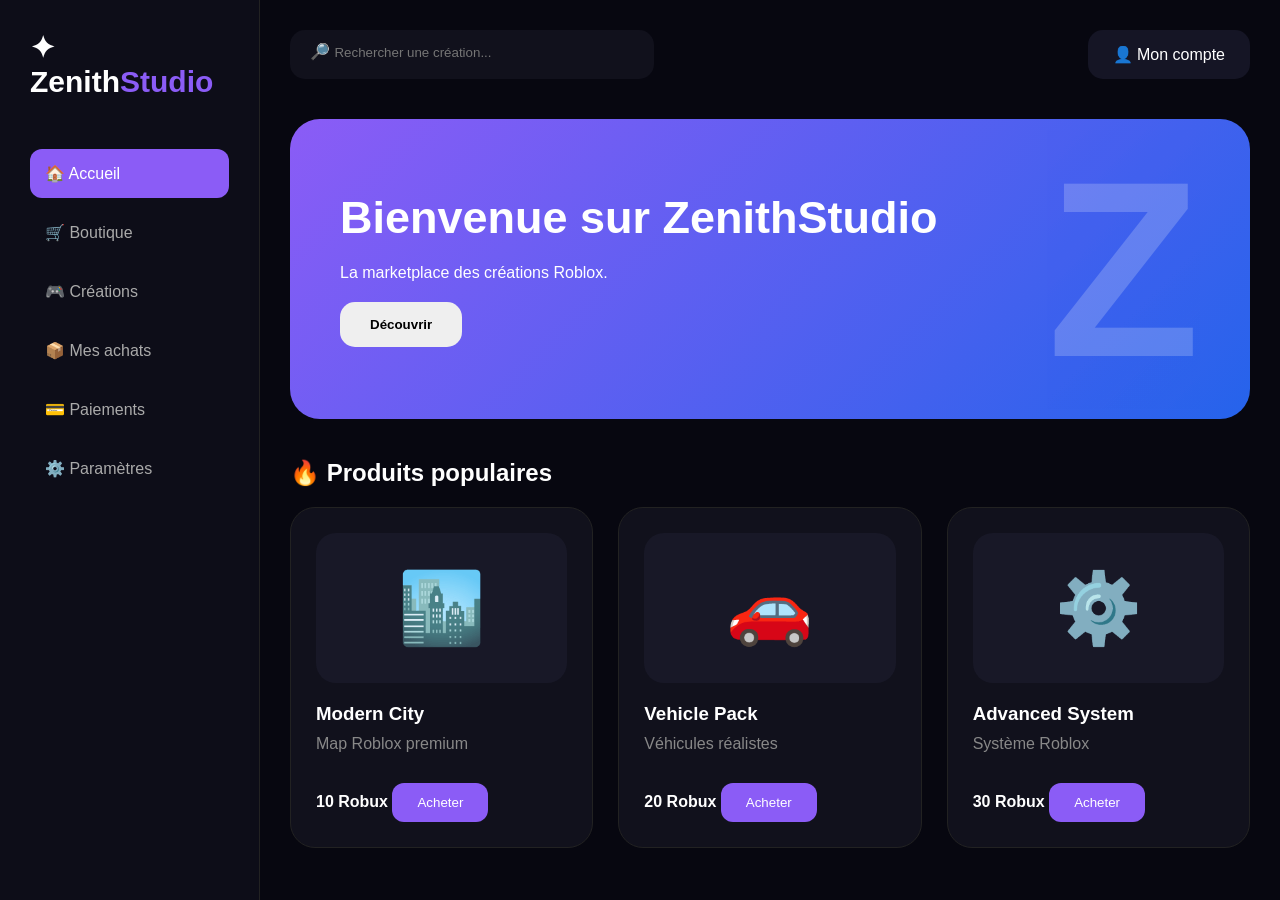
<file: index.html>
<!DOCTYPE html>
<html lang="fr">

<head>

<meta charset="UTF-8">
<meta name="viewport" content="width=device-width, initial-scale=1.0">

<title>ZenithStudio Dashboard</title>

<link rel="stylesheet" href="style.css">

</head>


<body>


<div class="sidebar">

<div class="logo">
✦ Zenith<span>Studio</span>
</div>


<a class="active">
🏠 Accueil
</a>

<a>
🛒 Boutique
</a>

<a>
🎮 Créations
</a>

<a>
📦 Mes achats
</a>

<a>
💳 Paiements
</a>

<a>
⚙️ Paramètres
</a>


</div>




<div class="main">


<header>


<div class="search">

🔎

<input placeholder="Rechercher une création...">

</div>


<div class="account">

👤 Mon compte

</div>


</header>





<section class="banner">


<div>

<h1>
Bienvenue sur ZenithStudio
</h1>


<p>
La marketplace des créations Roblox.
</p>


<button onclick="clickZ(event)">
Découvrir
</button>


</div>


<div class="logo-big">
Z
</div>


</section>






<h2>
🔥 Produits populaires
</h2>



<div class="products">



<div class="product"
onclick="clickZ(event)">


<div class="image">
🏙️
</div>


<h3>
Modern City
</h3>


<p>
Map Roblox premium
</p>


<strong>
10 Robux
</strong>


<button>
Acheter
</button>


</div>






<div class="product"
onclick="clickZ(event)">


<div class="image">
🚗
</div>


<h3>
Vehicle Pack
</h3>


<p>
Véhicules réalistes
</p>


<strong>
20 Robux
</strong>


<button>
Acheter
</button>


</div>






<div class="product"
onclick="clickZ(event)">


<div class="image">
⚙️
</div>


<h3>
Advanced System
</h3>


<p>
Système Roblox
</p>


<strong>
30 Robux
</strong>


<button>
Acheter
</button>


</div>




</div>



</div>



<script src="app.js"></script>


</body>

</html>
</file>
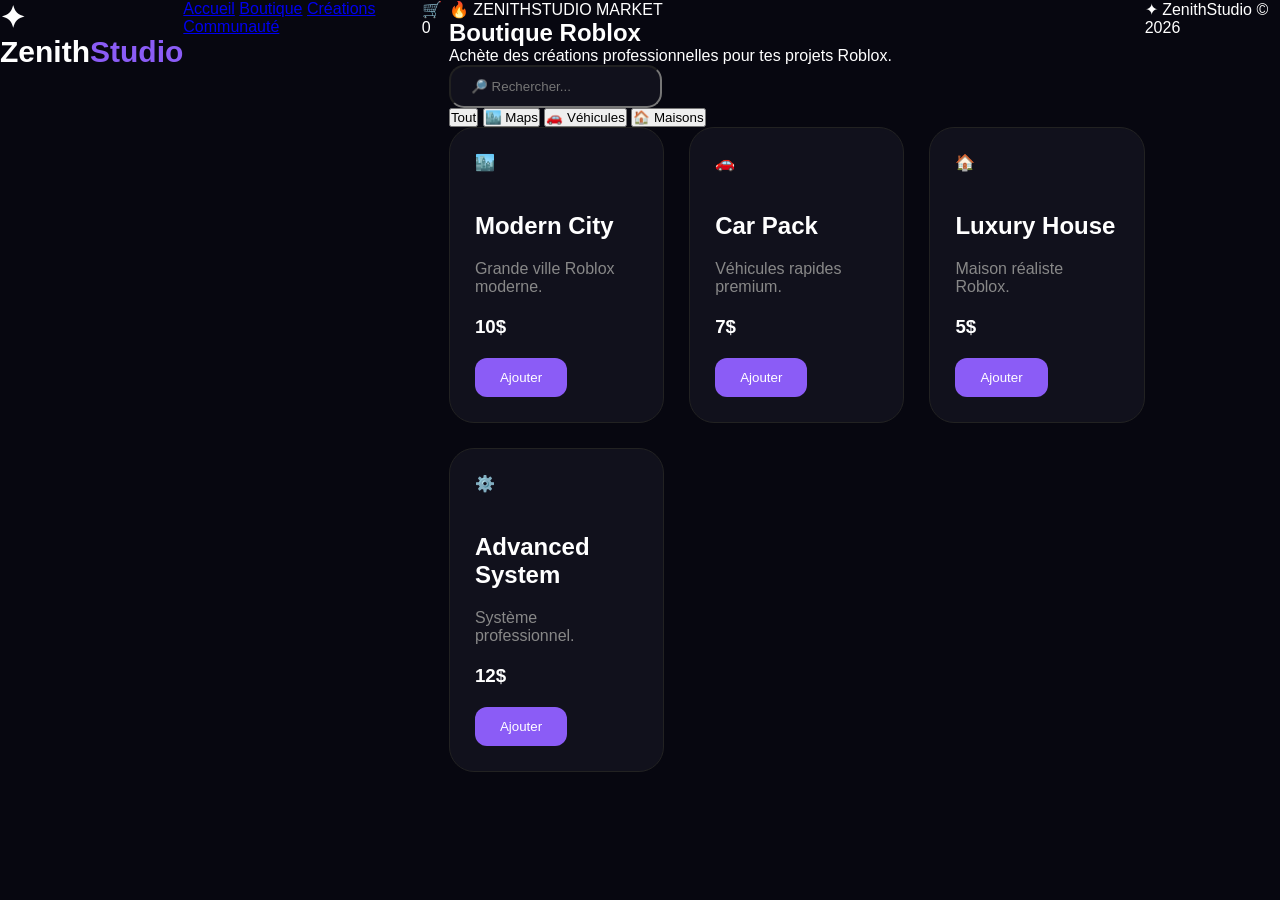
<file: boutique.html>
<!DOCTYPE html>
<html lang="fr">

<head>

<meta charset="UTF-8">
<meta name="viewport" content="width=device-width, initial-scale=1.0">

<title>ZenithStudio Boutique</title>

<link rel="stylesheet" href="style.css">

</head>


<body>


<header>

<div class="logo">
✦ Zenith<span>Studio</span>
</div>


<nav>

<a href="index.html">Accueil</a>
<a href="boutique.html">Boutique</a>
<a href="creations.html">Créations</a>
<a href="communaute.html">Communauté</a>

</nav>


<div class="cart">
🛒 <span id="cartNumber">0</span>
</div>


</header>



<section class="shop-page">


<div class="tag">
🔥 ZENITHSTUDIO MARKET
</div>


<h1>
Boutique <span>Roblox</span>
</h1>


<p>
Achète des créations professionnelles pour tes projets Roblox.
</p>



<input 
class="search"
id="search"
placeholder="🔎 Rechercher..."
onkeyup="searchProduct()"
>



<div class="categories">

<button onclick="filter('all')">
Tout
</button>

<button onclick="filter('map')">
🏙️ Maps
</button>

<button onclick="filter('vehicle')">
🚗 Véhicules
</button>

<button onclick="filter('house')">
🏠 Maisons
</button>

</div>




<div class="products">



<div class="product"
data-type="map"
data-name="city">

<div class="icon">
🏙️
</div>

<h2>
Modern City
</h2>

<p>
Grande ville Roblox moderne.
</p>

<h3>
10$
</h3>


<button onclick="addCart('Modern City')">
Ajouter
</button>

</div>





<div class="product"
data-type="vehicle"
data-name="car">


<div class="icon">
🚗
</div>

<h2>
Car Pack
</h2>

<p>
Véhicules rapides premium.
</p>

<h3>
7$
</h3>


<button onclick="addCart('Car Pack')">
Ajouter
</button>


</div>






<div class="product"
data-type="house"
data-name="house">


<div class="icon">
🏠
</div>

<h2>
Luxury House
</h2>

<p>
Maison réaliste Roblox.
</p>


<h3>
5$
</h3>


<button onclick="addCart('Luxury House')">
Ajouter
</button>


</div>





<div class="product"
data-type="map"
data-name="system">


<div class="icon">
⚙️
</div>


<h2>
Advanced System
</h2>


<p>
Système professionnel.
</p>


<h3>
12$
</h3>


<button onclick="addCart('Advanced System')">
Ajouter
</button>


</div>




</div>



</section>




<footer>

✦ ZenithStudio © 2026

</footer>



<script src="app.js"></script>


</body>

</html>
</file>
<file: style.css>
*{

margin:0;
padding:0;
box-sizing:border-box;
font-family:Arial;

}


body{

background:#070710;
color:white;
display:flex;

}



.sidebar{

width:260px;
height:100vh;

background:#0d0d18;

padding:30px;

border-right:1px solid #222;

}



.logo{

font-size:30px;
font-weight:900;

margin-bottom:50px;

}


.logo span{

color:#8b5cf6;

}



.sidebar a{

display:block;

padding:15px;

margin:10px 0;

color:#aaa;

text-decoration:none;

border-radius:12px;

cursor:pointer;

}



.sidebar a:hover,
.active{

background:#8b5cf6;

color:white !important;

}




.main{

flex:1;

padding:30px;

}



header{

display:flex;

justify-content:space-between;

}



.search{

background:#11111c;

padding:12px 20px;

border-radius:15px;

}



.search input{

background:none;

border:0;

outline:none;

color:white;

width:300px;

}




.account{

background:#151525;

padding:15px 25px;

border-radius:15px;

}





.banner{

margin-top:40px;

height:300px;

background:

linear-gradient(
135deg,
#8b5cf6,
#2563eb
);

border-radius:30px;

padding:50px;

display:flex;

justify-content:space-between;

align-items:center;

overflow:hidden;

}




.banner h1{

font-size:45px;

}



.banner p{

margin:20px 0;

}




.banner button{

padding:15px 30px;

border:0;

border-radius:15px;

font-weight:bold;

cursor:pointer;

}




.logo-big{

font-size:250px;

font-weight:900;

opacity:.2;

}





h2{

margin:40px 0 20px;

}



.products{

display:grid;

grid-template-columns:repeat(3,1fr);

gap:25px;

}



.product{

background:#11111c;

border:1px solid #222;

border-radius:25px;

padding:25px;

transition:.3s;

}



.product:hover{

transform:translateY(-10px);

border-color:#8b5cf6;

box-shadow:
0 0 30px #8b5cf6;

}



.image{

height:150px;

background:#181827;

border-radius:20px;

display:flex;

align-items:center;

justify-content:center;

font-size:70px;

}



.product h3{

margin-top:20px;

}



.product p{

color:#888;

margin:10px 0;

}



.product button{

margin-top:20px;

background:#8b5cf6;

border:0;

padding:12px 25px;

border-radius:12px;

color:white;

cursor:pointer;

}



@media(max-width:900px){

.sidebar{

display:none;

}


.products{

grid-template-columns:1fr;

}

}
.z{

position:fixed;

font-size:60px;

font-weight:900;

color:#8b5cf6;

animation:jump .8s forwards;

pointer-events:none;

}


@keyframes jump{

from{

transform:translateY(0);

opacity:1;

}


to{

transform:translateY(-100px);

opacity:0;

}

}
</file>
